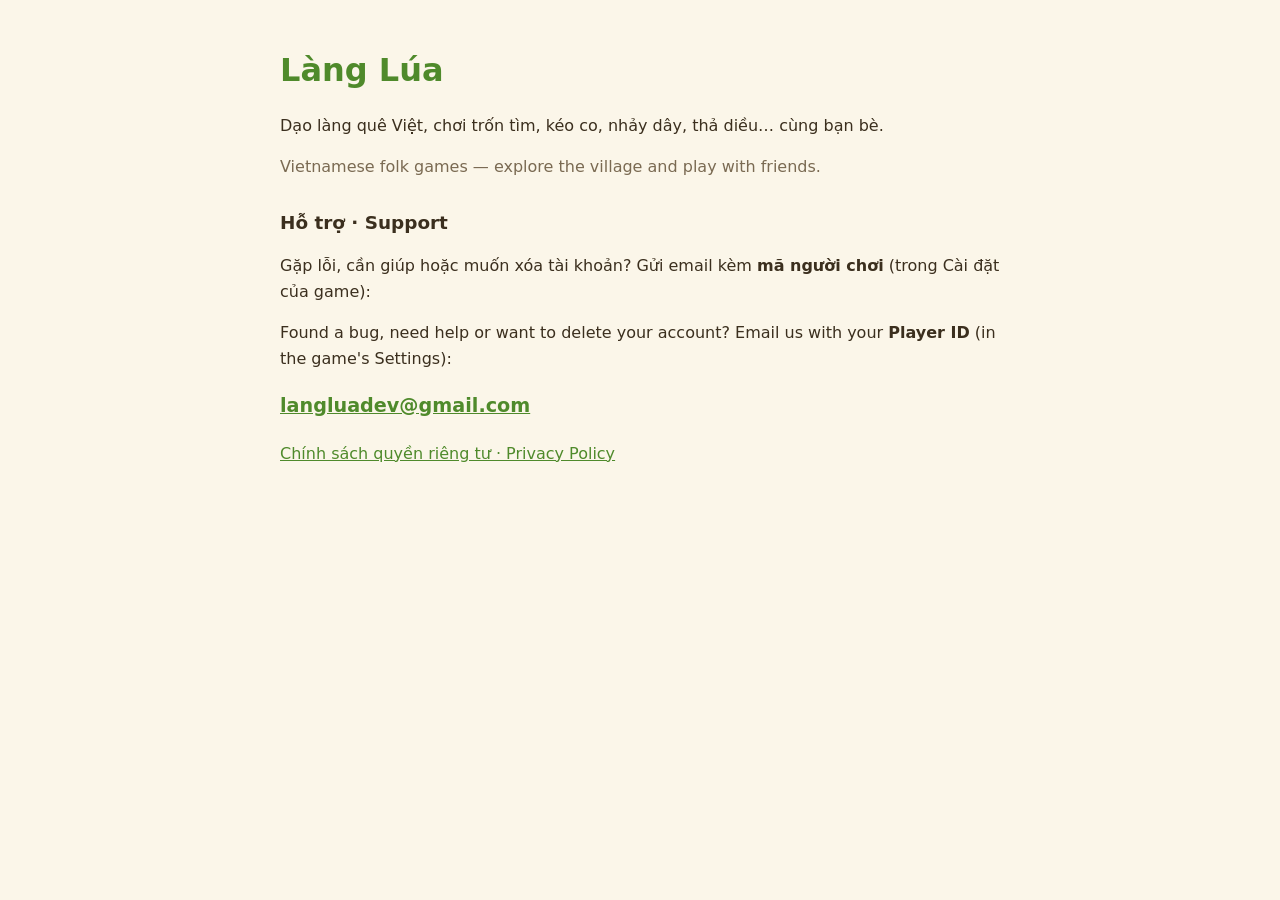
<file: index.html>
<!doctype html>
<html lang="vi">
<head>
<meta charset="utf-8">
<meta name="viewport" content="width=device-width, initial-scale=1">
<title>Làng Lúa — Hỗ trợ</title>
<link rel="icon" type="image/png" href="favicon.png">
<link rel="apple-touch-icon" href="apple-touch-icon.png">
<link rel="stylesheet" href="style.css">
</head>
<body>
<main>
<h1>Làng Lúa</h1>
<p>Dạo làng quê Việt, chơi trốn tìm, kéo co, nhảy dây, thả diều… cùng bạn bè.</p>
<p class="muted">Vietnamese folk games — explore the village and play with friends.</p>

<h2>Hỗ trợ · Support</h2>
<p>Gặp lỗi, cần giúp hoặc muốn xóa tài khoản? Gửi email kèm <b>mã người chơi</b> (trong Cài đặt của game):</p>
<p>Found a bug, need help or want to delete your account? Email us with your <b>Player ID</b> (in the game's Settings):</p>
<p class="mail"><a href="mailto:langluadev@gmail.com">langluadev@gmail.com</a></p>

<p><a href="privacy.html">Chính sách quyền riêng tư · Privacy Policy</a></p>
</main>
</body>
</html>
</file>
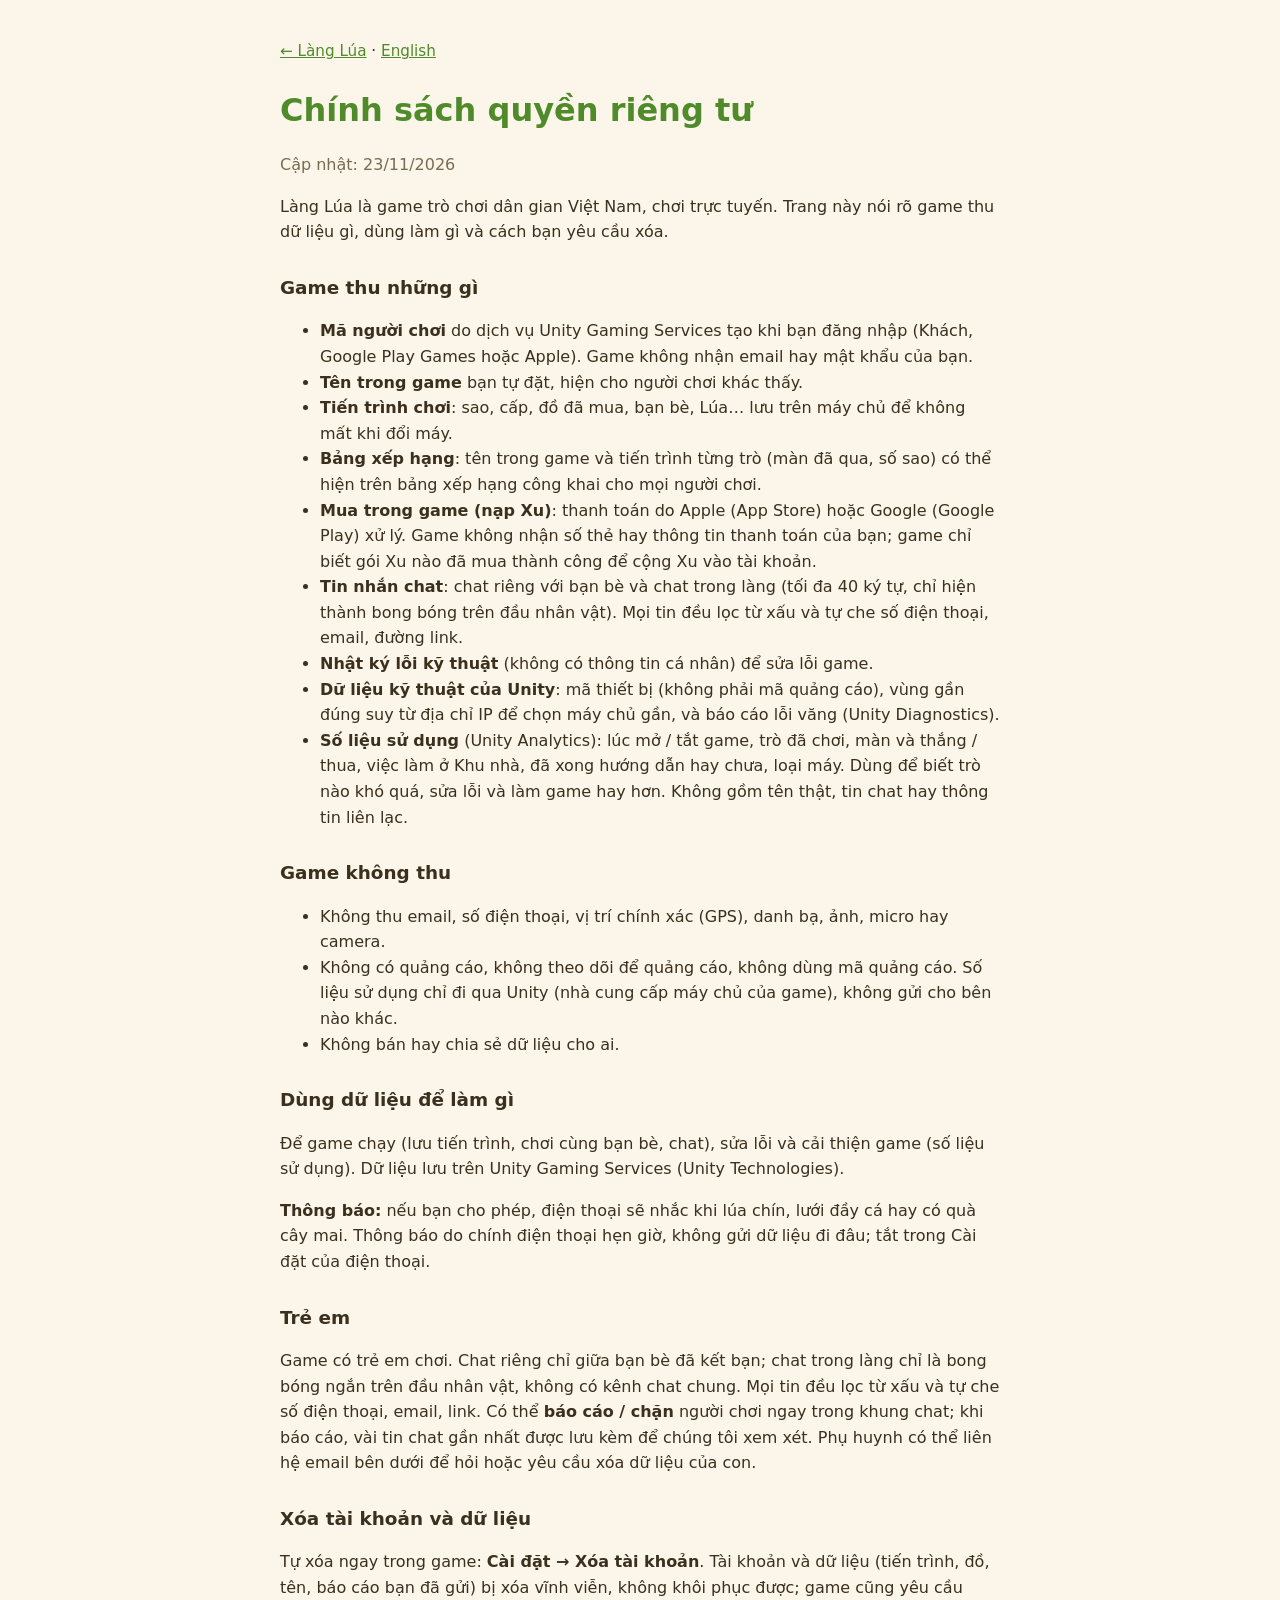
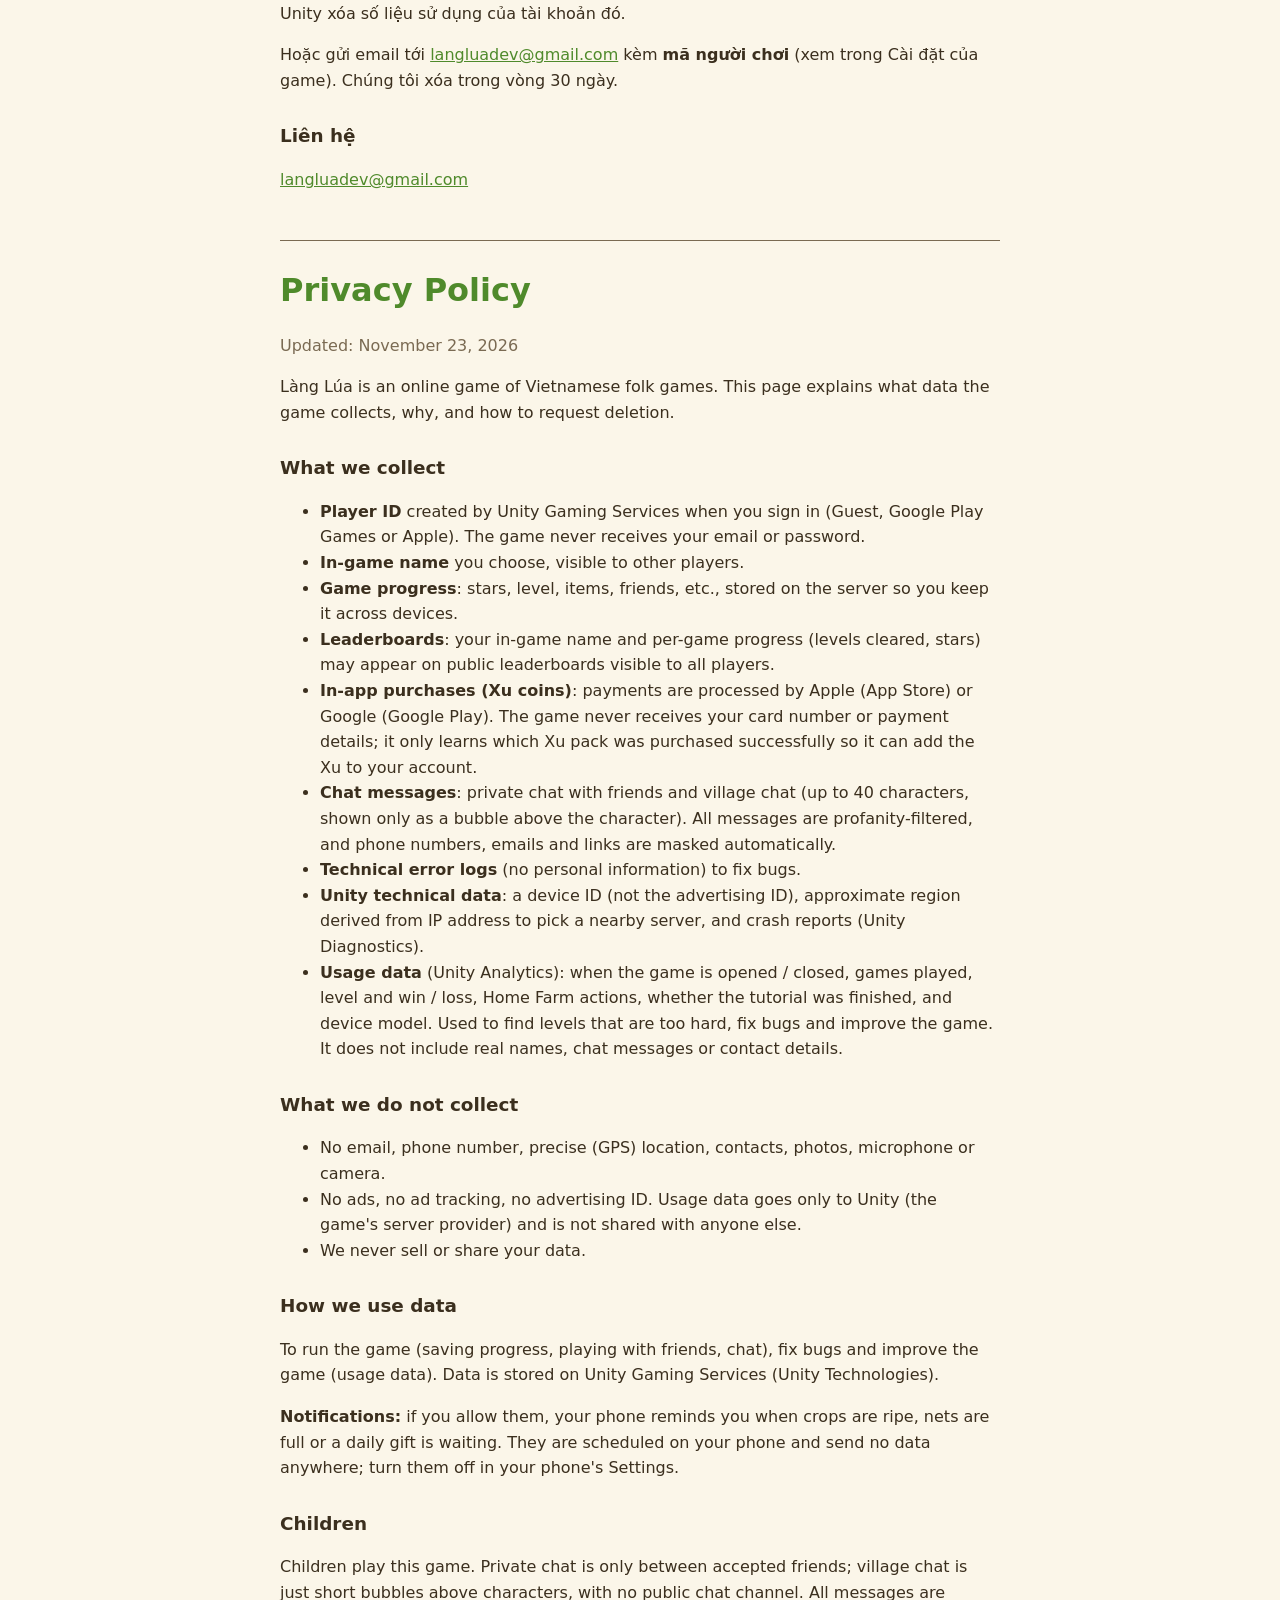
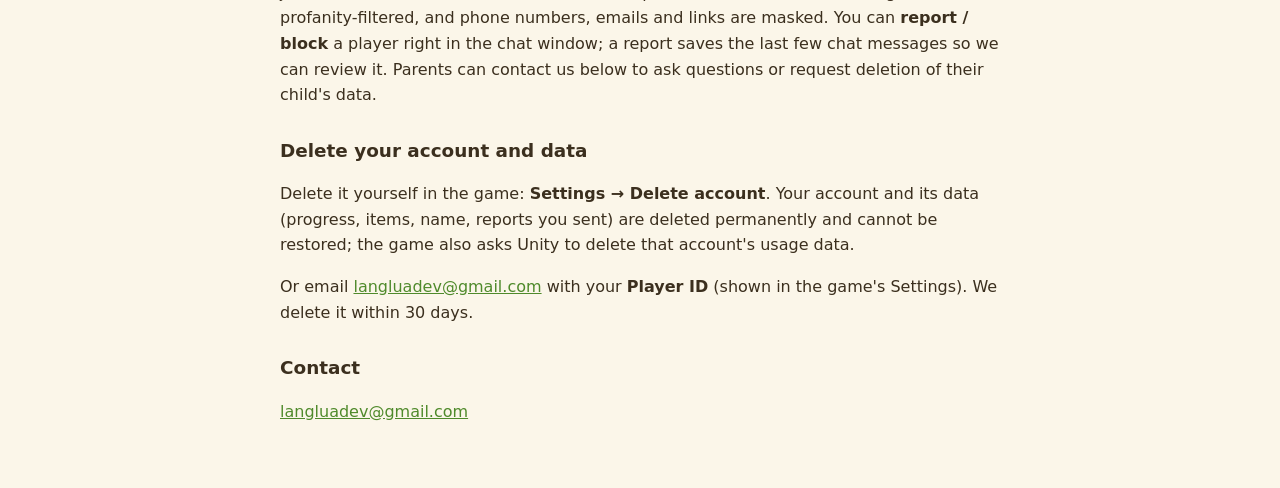
<file: privacy.html>
<!doctype html>
<html lang="vi">
<head>
<meta charset="utf-8">
<meta name="viewport" content="width=device-width, initial-scale=1">
<title>Làng Lúa — Chính sách quyền riêng tư</title>
<link rel="icon" type="image/png" href="favicon.png">
<link rel="apple-touch-icon" href="apple-touch-icon.png">
<link rel="stylesheet" href="style.css">
</head>
<body>
<main>
<p class="nav"><a href="./">← Làng Lúa</a> · <a href="#en">English</a></p>

<h1>Chính sách quyền riêng tư</h1>
<p class="muted">Cập nhật: 23/11/2026</p>

<p>Làng Lúa là game trò chơi dân gian Việt Nam, chơi trực tuyến. Trang này nói rõ game thu dữ liệu gì, dùng làm gì và cách bạn yêu cầu xóa.</p>

<h2>Game thu những gì</h2>
<ul>
<li><b>Mã người chơi</b> do dịch vụ Unity Gaming Services tạo khi bạn đăng nhập (Khách, Google Play Games hoặc Apple). Game không nhận email hay mật khẩu của bạn.</li>
<li><b>Tên trong game</b> bạn tự đặt, hiện cho người chơi khác thấy.</li>
<li><b>Tiến trình chơi</b>: sao, cấp, đồ đã mua, bạn bè, Lúa… lưu trên máy chủ để không mất khi đổi máy.</li>
<li><b>Bảng xếp hạng</b>: tên trong game và tiến trình từng trò (màn đã qua, số sao) có thể hiện trên bảng xếp hạng công khai cho mọi người chơi.</li>
<li><b>Mua trong game (nạp Xu)</b>: thanh toán do Apple (App Store) hoặc Google (Google Play) xử lý. Game không nhận số thẻ hay thông tin thanh toán của bạn; game chỉ biết gói Xu nào đã mua thành công để cộng Xu vào tài khoản.</li>
<li><b>Tin nhắn chat</b>: chat riêng với bạn bè và chat trong làng (tối đa 40 ký tự, chỉ hiện thành bong bóng trên đầu nhân vật). Mọi tin đều lọc từ xấu và tự che số điện thoại, email, đường link.</li>
<li><b>Nhật ký lỗi kỹ thuật</b> (không có thông tin cá nhân) để sửa lỗi game.</li>
<li><b>Dữ liệu kỹ thuật của Unity</b>: mã thiết bị (không phải mã quảng cáo), vùng gần đúng suy từ địa chỉ IP để chọn máy chủ gần, và báo cáo lỗi văng (Unity Diagnostics).</li>
<li><b>Số liệu sử dụng</b> (Unity Analytics): lúc mở / tắt game, trò đã chơi, màn và thắng / thua, việc làm ở Khu nhà, đã xong hướng dẫn hay chưa, loại máy. Dùng để biết trò nào khó quá, sửa lỗi và làm game hay hơn. Không gồm tên thật, tin chat hay thông tin liên lạc.</li>
</ul>

<h2>Game không thu</h2>
<ul>
<li>Không thu email, số điện thoại, vị trí chính xác (GPS), danh bạ, ảnh, micro hay camera.</li>
<li>Không có quảng cáo, không theo dõi để quảng cáo, không dùng mã quảng cáo. Số liệu sử dụng chỉ đi qua Unity (nhà cung cấp máy chủ của game), không gửi cho bên nào khác.</li>
<li>Không bán hay chia sẻ dữ liệu cho ai.</li>
</ul>

<h2>Dùng dữ liệu để làm gì</h2>
<p>Để game chạy (lưu tiến trình, chơi cùng bạn bè, chat), sửa lỗi và cải thiện game (số liệu sử dụng). Dữ liệu lưu trên Unity Gaming Services (Unity Technologies).</p>
<p><b>Thông báo:</b> nếu bạn cho phép, điện thoại sẽ nhắc khi lúa chín, lưới đầy cá hay có quà cây mai. Thông báo do chính điện thoại hẹn giờ, không gửi dữ liệu đi đâu; tắt trong Cài đặt của điện thoại.</p>

<h2>Trẻ em</h2>
<p>Game có trẻ em chơi. Chat riêng chỉ giữa bạn bè đã kết bạn; chat trong làng chỉ là bong bóng ngắn trên đầu nhân vật, không có kênh chat chung. Mọi tin đều lọc từ xấu và tự che số điện thoại, email, link. Có thể <b>báo cáo / chặn</b> người chơi ngay trong khung chat; khi báo cáo, vài tin chat gần nhất được lưu kèm để chúng tôi xem xét. Phụ huynh có thể liên hệ email bên dưới để hỏi hoặc yêu cầu xóa dữ liệu của con.</p>

<h2>Xóa tài khoản và dữ liệu</h2>
<p>Tự xóa ngay trong game: <b>Cài đặt → Xóa tài khoản</b>. Tài khoản và dữ liệu (tiến trình, đồ, tên, báo cáo bạn đã gửi) bị xóa vĩnh viễn, không khôi phục được; game cũng yêu cầu Unity xóa số liệu sử dụng của tài khoản đó.</p>
<p>Hoặc gửi email tới <a href="mailto:langluadev@gmail.com">langluadev@gmail.com</a> kèm <b>mã người chơi</b> (xem trong Cài đặt của game). Chúng tôi xóa trong vòng 30 ngày.</p>

<h2>Liên hệ</h2>
<p><a href="mailto:langluadev@gmail.com">langluadev@gmail.com</a></p>

<hr id="en">

<h1>Privacy Policy</h1>
<p class="muted">Updated: November 23, 2026</p>

<p>Làng Lúa is an online game of Vietnamese folk games. This page explains what data the game collects, why, and how to request deletion.</p>

<h2>What we collect</h2>
<ul>
<li><b>Player ID</b> created by Unity Gaming Services when you sign in (Guest, Google Play Games or Apple). The game never receives your email or password.</li>
<li><b>In-game name</b> you choose, visible to other players.</li>
<li><b>Game progress</b>: stars, level, items, friends, etc., stored on the server so you keep it across devices.</li>
<li><b>Leaderboards</b>: your in-game name and per-game progress (levels cleared, stars) may appear on public leaderboards visible to all players.</li>
<li><b>In-app purchases (Xu coins)</b>: payments are processed by Apple (App Store) or Google (Google Play). The game never receives your card number or payment details; it only learns which Xu pack was purchased successfully so it can add the Xu to your account.</li>
<li><b>Chat messages</b>: private chat with friends and village chat (up to 40 characters, shown only as a bubble above the character). All messages are profanity-filtered, and phone numbers, emails and links are masked automatically.</li>
<li><b>Technical error logs</b> (no personal information) to fix bugs.</li>
<li><b>Unity technical data</b>: a device ID (not the advertising ID), approximate region derived from IP address to pick a nearby server, and crash reports (Unity Diagnostics).</li>
<li><b>Usage data</b> (Unity Analytics): when the game is opened / closed, games played, level and win / loss, Home Farm actions, whether the tutorial was finished, and device model. Used to find levels that are too hard, fix bugs and improve the game. It does not include real names, chat messages or contact details.</li>
</ul>

<h2>What we do not collect</h2>
<ul>
<li>No email, phone number, precise (GPS) location, contacts, photos, microphone or camera.</li>
<li>No ads, no ad tracking, no advertising ID. Usage data goes only to Unity (the game's server provider) and is not shared with anyone else.</li>
<li>We never sell or share your data.</li>
</ul>

<h2>How we use data</h2>
<p>To run the game (saving progress, playing with friends, chat), fix bugs and improve the game (usage data). Data is stored on Unity Gaming Services (Unity Technologies).</p>
<p><b>Notifications:</b> if you allow them, your phone reminds you when crops are ripe, nets are full or a daily gift is waiting. They are scheduled on your phone and send no data anywhere; turn them off in your phone's Settings.</p>

<h2>Children</h2>
<p>Children play this game. Private chat is only between accepted friends; village chat is just short bubbles above characters, with no public chat channel. All messages are profanity-filtered, and phone numbers, emails and links are masked. You can <b>report / block</b> a player right in the chat window; a report saves the last few chat messages so we can review it. Parents can contact us below to ask questions or request deletion of their child's data.</p>

<h2>Delete your account and data</h2>
<p>Delete it yourself in the game: <b>Settings → Delete account</b>. Your account and its data (progress, items, name, reports you sent) are deleted permanently and cannot be restored; the game also asks Unity to delete that account's usage data.</p>
<p>Or email <a href="mailto:langluadev@gmail.com">langluadev@gmail.com</a> with your <b>Player ID</b> (shown in the game's Settings). We delete it within 30 days.</p>

<h2>Contact</h2>
<p><a href="mailto:langluadev@gmail.com">langluadev@gmail.com</a></p>
</main>
</body>
</html>
</file>
<file: style.css>
:root { --bg: #fbf6e9; --fg: #3b2f1e; --muted: #7a6a52; --accent: #4f8a2b; }
@media (prefers-color-scheme: dark) {
  :root { --bg: #1f1b14; --fg: #efe6d2; --muted: #b3a586; --accent: #8cc254; }
}
body { margin: 0; background: var(--bg); color: var(--fg); font: 16px/1.6 system-ui, -apple-system, "Segoe UI", Roboto, sans-serif; }
main { max-width: 720px; margin: 0 auto; padding: 24px 16px 48px; }
h1 { color: var(--accent); margin-bottom: 4px; }
h2 { margin-top: 28px; font-size: 1.15em; }
a { color: var(--accent); }
.muted { color: var(--muted); }
.nav { font-size: 0.95em; }
.mail { font-size: 1.2em; font-weight: 600; }
hr { margin: 48px 0 24px; border: 0; border-top: 1px solid var(--muted); }
</file>
